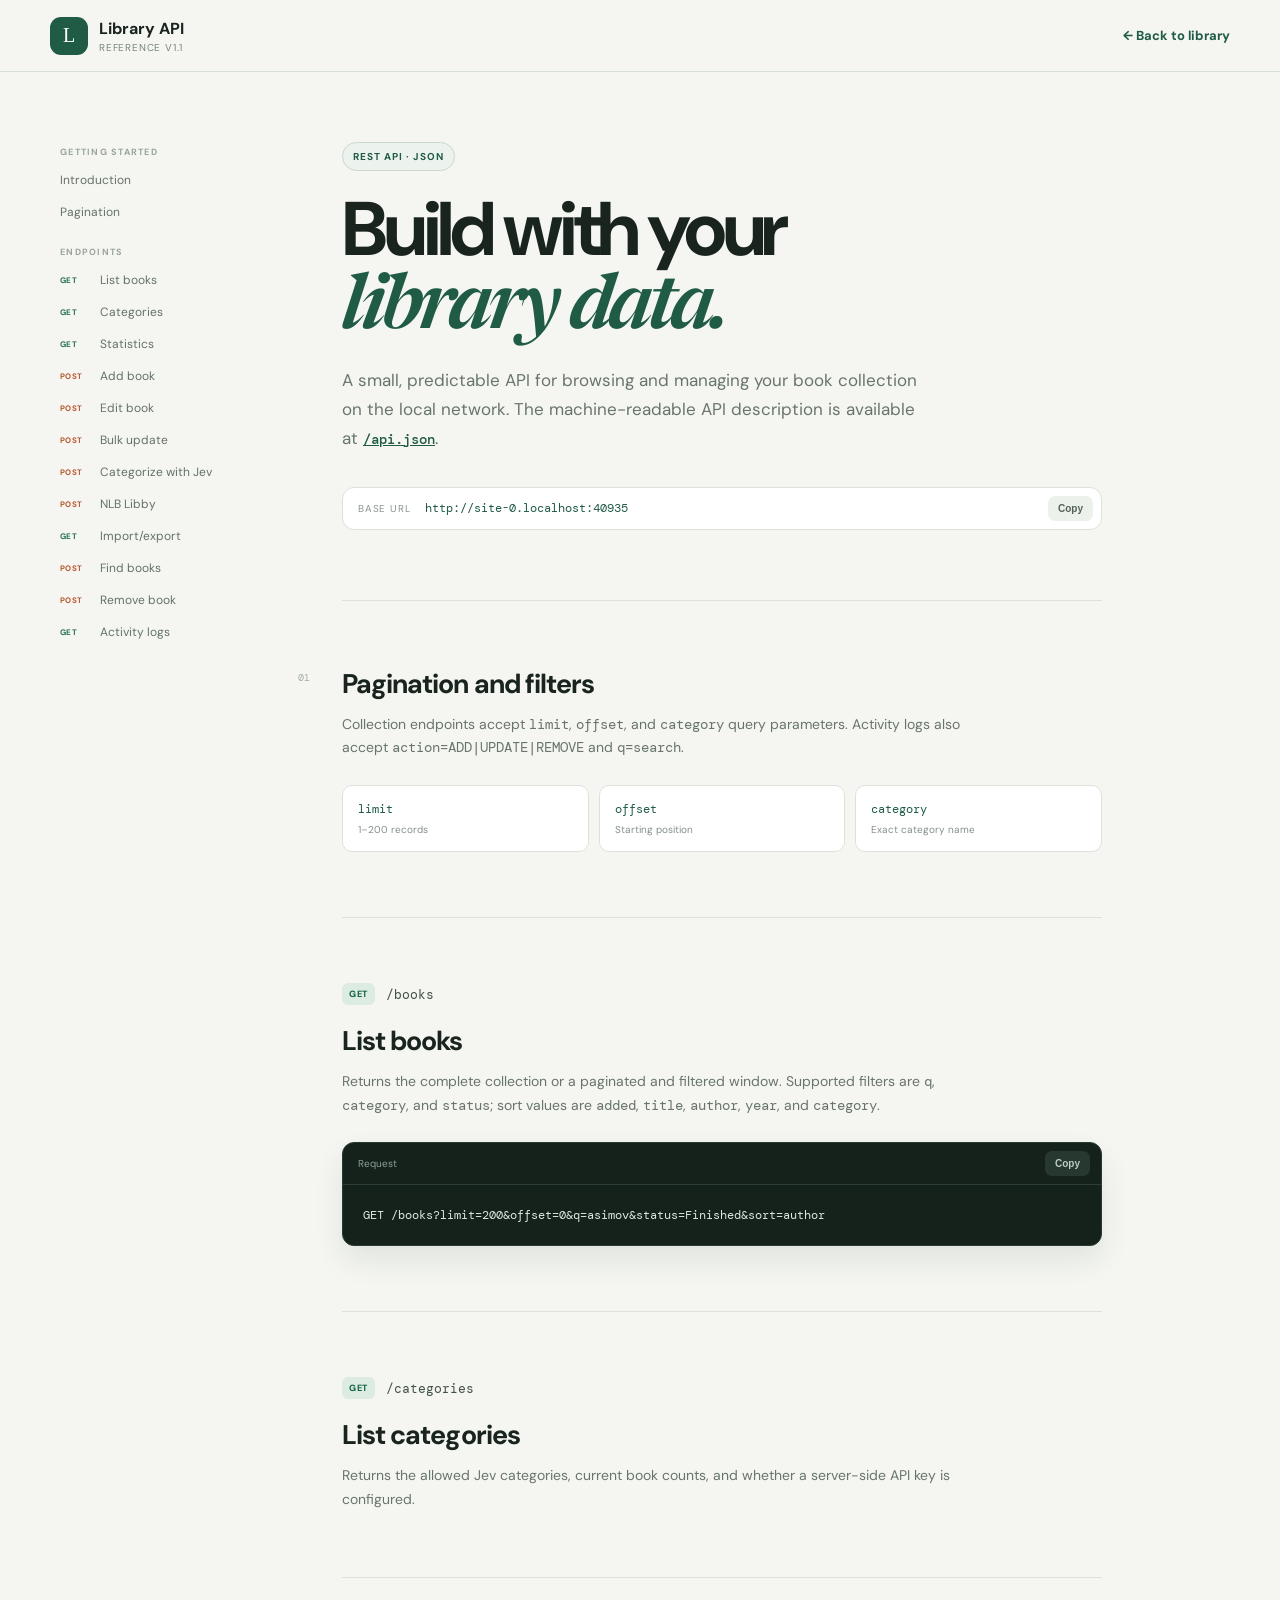
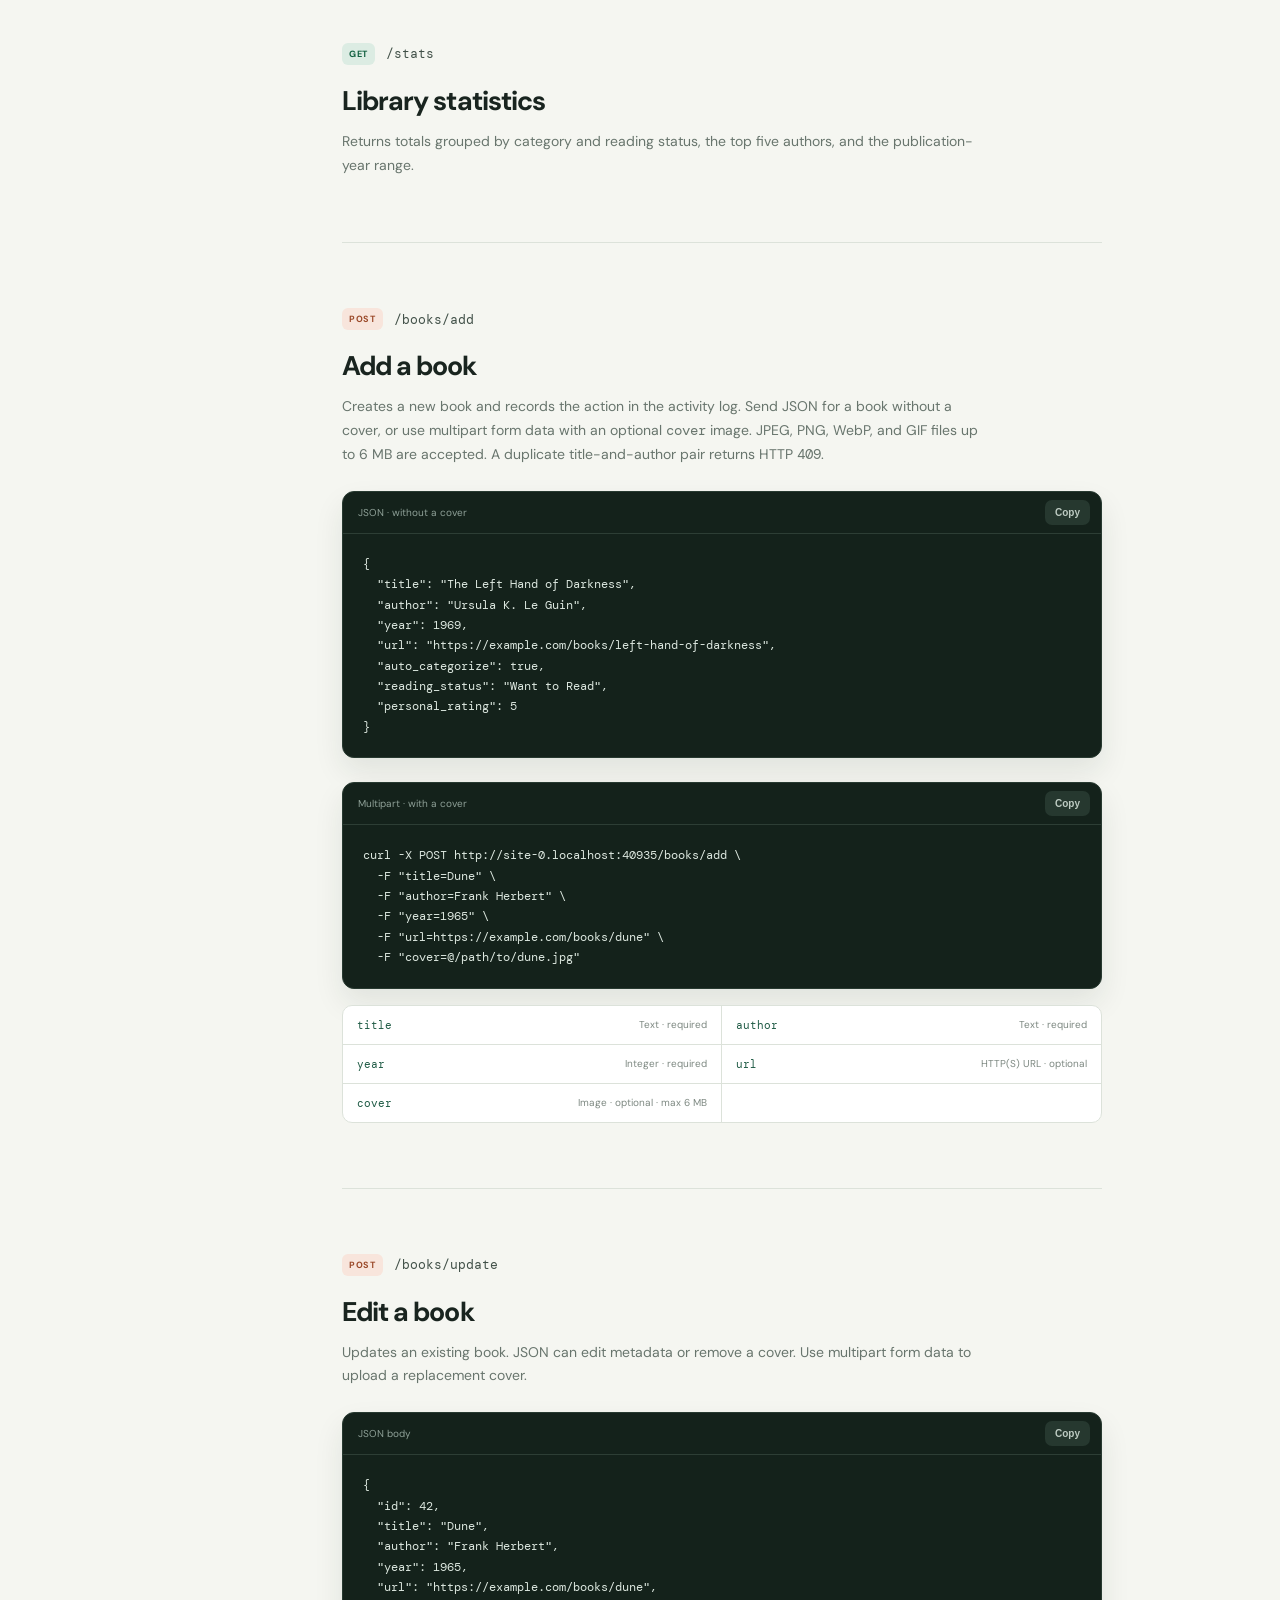
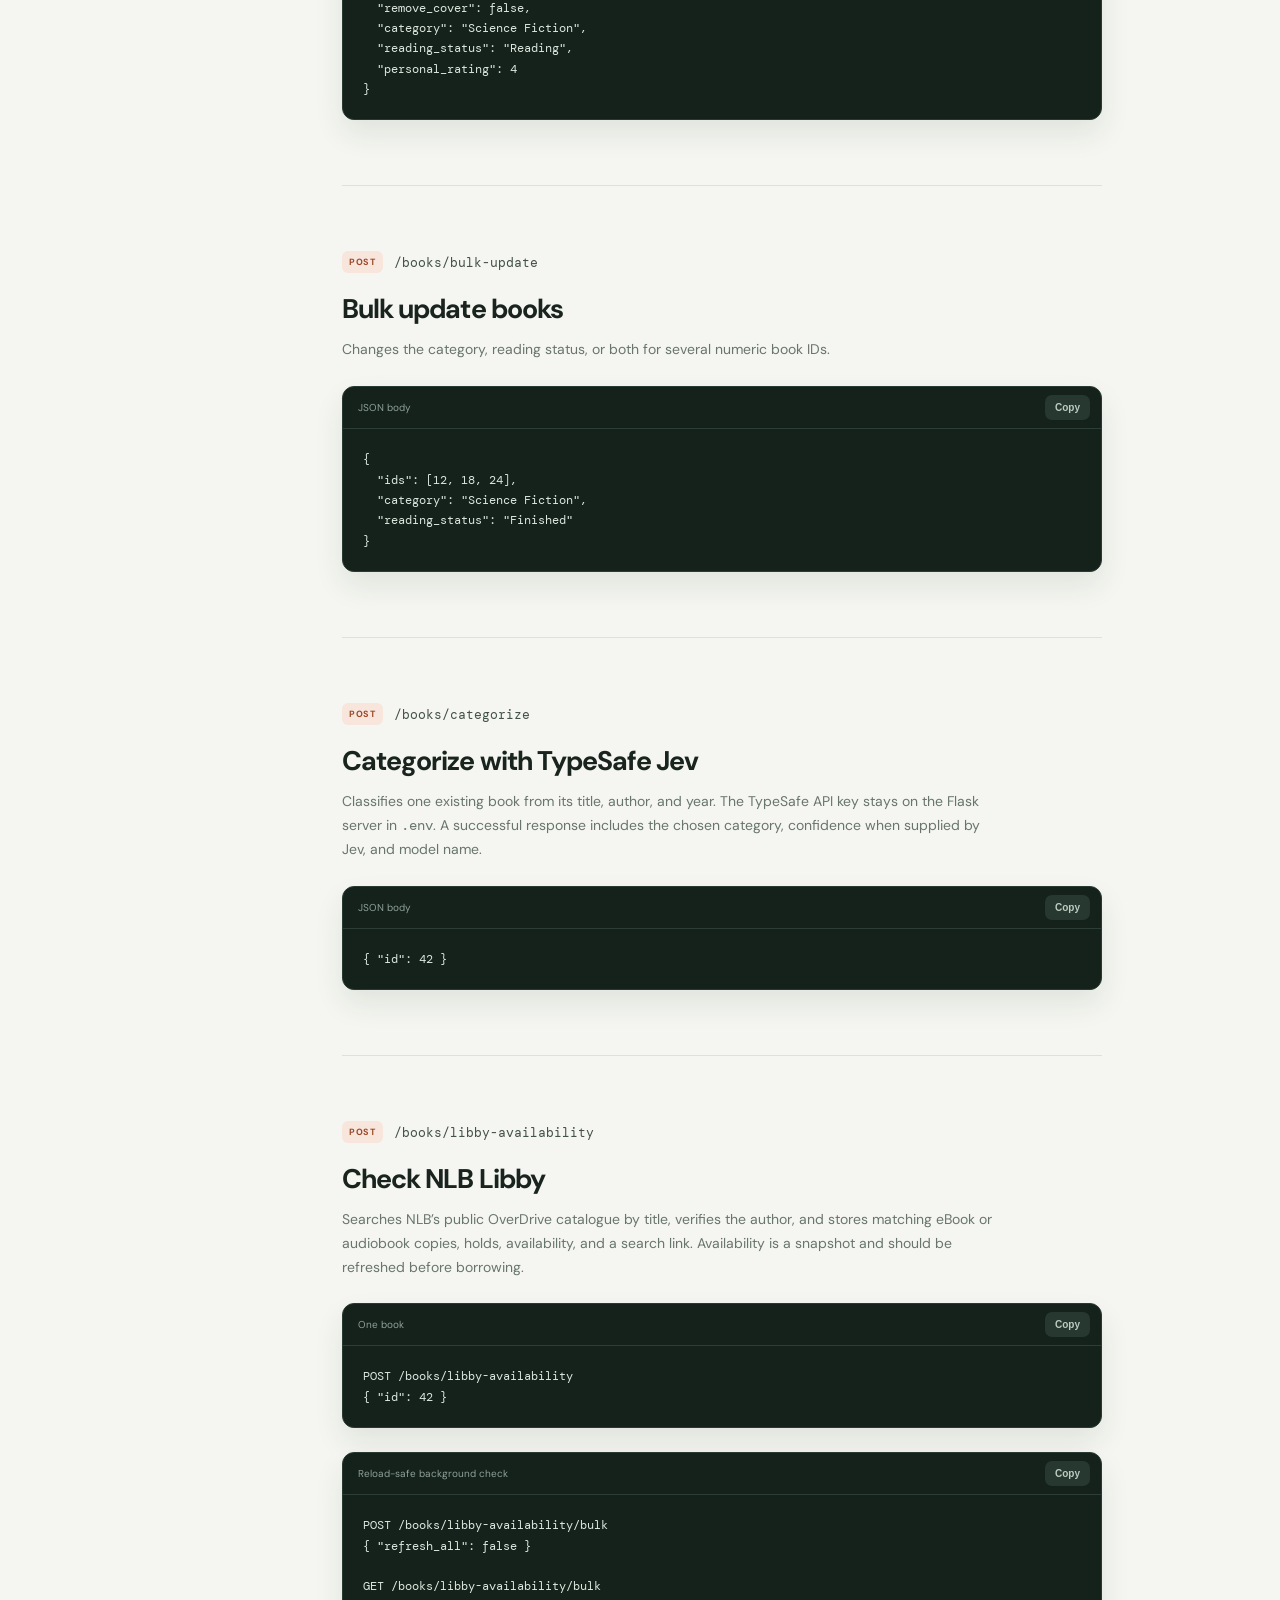
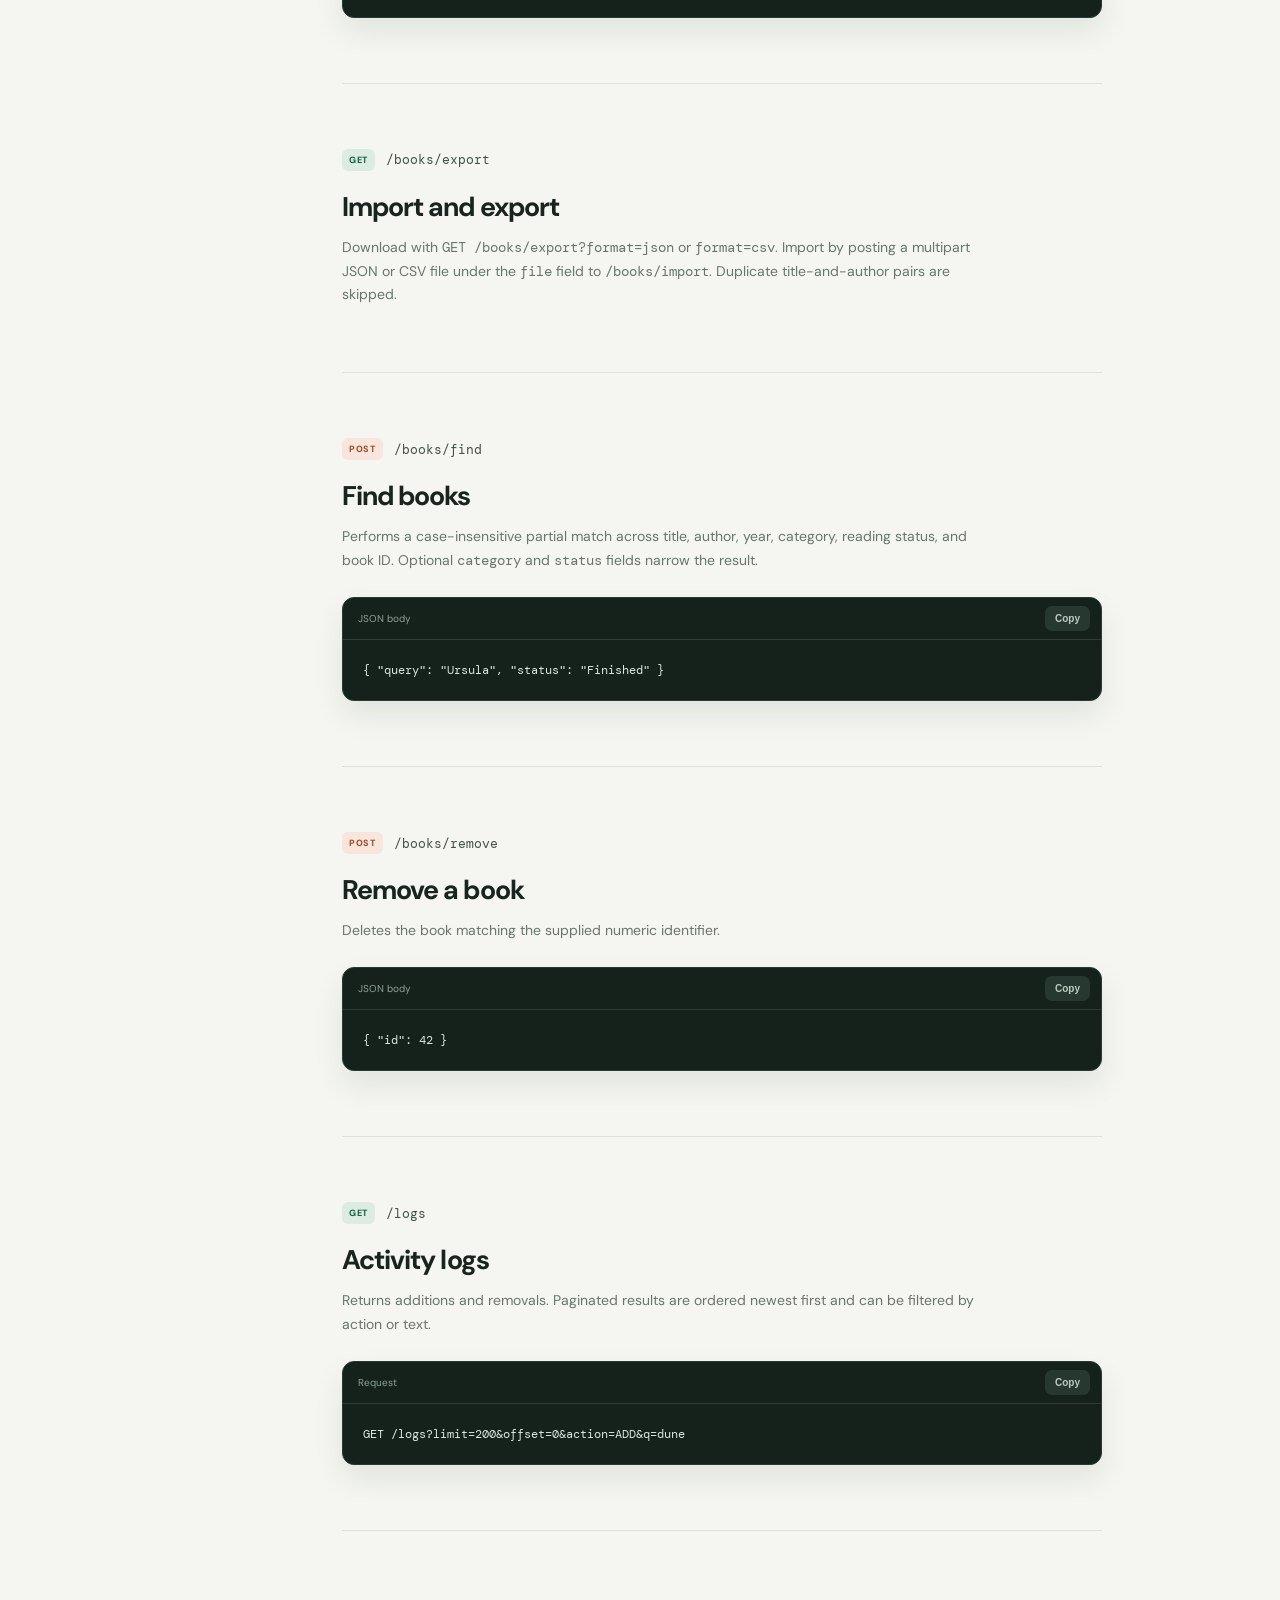
<file: templates/api.html>
<!DOCTYPE html>
<html lang="en">
<head>
  <meta charset="UTF-8"><meta name="viewport" content="width=device-width, initial-scale=1.0">
  <title>Library API Reference</title><link rel="stylesheet" href="/static/api.css">
</head>
<body>
<header class="api-nav"><a class="brand" href="/"><span class="brand-mark">L</span><span><strong>Library API</strong><small>Reference v1.1</small></span></a><a class="back" href="/">← Back to library</a></header>
<main>
  <aside><span class="aside-label">Getting started</span><a href="#introduction">Introduction</a><a href="#pagination">Pagination</a><span class="aside-label">Endpoints</span><a href="#list-books"><b class="get">GET</b> List books</a><a href="#categories"><b class="get">GET</b> Categories</a><a href="#stats"><b class="get">GET</b> Statistics</a><a href="#add-book"><b class="post">POST</b> Add book</a><a href="#update-book"><b class="post">POST</b> Edit book</a><a href="#bulk-update"><b class="post">POST</b> Bulk update</a><a href="#categorize-book"><b class="post">POST</b> Categorize with Jev</a><a href="#libby"><b class="post">POST</b> NLB Libby</a><a href="#transfer"><b class="get">GET</b> Import/export</a><a href="#find-books"><b class="post">POST</b> Find books</a><a href="#remove-book"><b class="post">POST</b> Remove book</a><a href="#logs"><b class="get">GET</b> Activity logs</a></aside>
  <article>
    <section class="intro" id="introduction"><span class="pill">REST API · JSON</span><h1>Build with your<br><em>library data.</em></h1><p>A small, predictable API for browsing and managing your book collection on the local network. The machine-readable API description is available at <a href="/api.json">/api.json</a>.</p><div class="base-url"><span>Base URL</span><code id="baseUrl"></code><button data-copy="baseUrl">Copy</button></div></section>
    <section id="pagination"><span class="section-number">01</span><h2>Pagination and filters</h2><p>Collection endpoints accept <code>limit</code>, <code>offset</code>, and <code>category</code> query parameters. Activity logs also accept <code>action=ADD|UPDATE|REMOVE</code> and <code>q=search</code>.</p><div class="parameter-grid"><div><code>limit</code><span>1–200 records</span></div><div><code>offset</code><span>Starting position</span></div><div><code>category</code><span>Exact category name</span></div></div></section>
    <section id="list-books" class="endpoint"><div class="endpoint-title"><span class="method get">GET</span><code>/books</code></div><h2>List books</h2><p>Returns the complete collection or a paginated and filtered window. Supported filters are <code>q</code>, <code>category</code>, and <code>status</code>; sort values are <code>added</code>, <code>title</code>, <code>author</code>, <code>year</code>, and <code>category</code>.</p><div class="code-block"><div><span>Request</span><button data-copy="getBooks">Copy</button></div><pre id="getBooks">GET /books?limit=200&amp;offset=0&amp;q=asimov&amp;status=Finished&amp;sort=author</pre></div></section>
    <section id="categories" class="endpoint"><div class="endpoint-title"><span class="method get">GET</span><code>/categories</code></div><h2>List categories</h2><p>Returns the allowed Jev categories, current book counts, and whether a server-side API key is configured.</p></section>
    <section id="stats" class="endpoint"><div class="endpoint-title"><span class="method get">GET</span><code>/stats</code></div><h2>Library statistics</h2><p>Returns totals grouped by category and reading status, the top five authors, and the publication-year range.</p></section>
    <section id="add-book" class="endpoint"><div class="endpoint-title"><span class="method post">POST</span><code>/books/add</code></div><h2>Add a book</h2><p>Creates a new book and records the action in the activity log. Send JSON for a book without a cover, or use multipart form data with an optional <code>cover</code> image. JPEG, PNG, WebP, and GIF files up to 6 MB are accepted. A duplicate title-and-author pair returns HTTP <code>409</code>.</p><div class="code-block"><div><span>JSON · without a cover</span><button data-copy="addBody">Copy</button></div><pre id="addBody">{
  "title": "The Left Hand of Darkness",
  "author": "Ursula K. Le Guin",
  "year": 1969,
  "url": "https://example.com/books/left-hand-of-darkness",
  "auto_categorize": true,
  "reading_status": "Want to Read",
  "personal_rating": 5
}</pre></div><div class="code-block"><div><span>Multipart · with a cover</span><button data-copy="addCover">Copy</button></div><pre id="addCover">curl -X POST <span class="api-origin"></span>/books/add \
  -F "title=Dune" \
  -F "author=Frank Herbert" \
  -F "year=1965" \
  -F "url=https://example.com/books/dune" \
  -F "cover=@/path/to/dune.jpg"</pre></div><div class="field-table"><div><code>title</code><span>Text · required</span></div><div><code>author</code><span>Text · required</span></div><div><code>year</code><span>Integer · required</span></div><div><code>url</code><span>HTTP(S) URL · optional</span></div><div><code>cover</code><span>Image · optional · max 6 MB</span></div></div></section>
    <section id="update-book" class="endpoint"><div class="endpoint-title"><span class="method post">POST</span><code>/books/update</code></div><h2>Edit a book</h2><p>Updates an existing book. JSON can edit metadata or remove a cover. Use multipart form data to upload a replacement cover.</p><div class="code-block"><div><span>JSON body</span><button data-copy="updateBody">Copy</button></div><pre id="updateBody">{
  "id": 42,
  "title": "Dune",
  "author": "Frank Herbert",
  "year": 1965,
  "url": "https://example.com/books/dune",
  "remove_cover": false,
  "category": "Science Fiction",
  "reading_status": "Reading",
  "personal_rating": 4
}</pre></div></section>
    <section id="bulk-update" class="endpoint"><div class="endpoint-title"><span class="method post">POST</span><code>/books/bulk-update</code></div><h2>Bulk update books</h2><p>Changes the category, reading status, or both for several numeric book IDs.</p><div class="code-block"><div><span>JSON body</span><button data-copy="bulkBody">Copy</button></div><pre id="bulkBody">{
  "ids": [12, 18, 24],
  "category": "Science Fiction",
  "reading_status": "Finished"
}</pre></div></section>
    <section id="categorize-book" class="endpoint"><div class="endpoint-title"><span class="method post">POST</span><code>/books/categorize</code></div><h2>Categorize with TypeSafe Jev</h2><p>Classifies one existing book from its title, author, and year. The TypeSafe API key stays on the Flask server in <code>.env</code>. A successful response includes the chosen category, confidence when supplied by Jev, and model name.</p><div class="code-block"><div><span>JSON body</span><button data-copy="categorizeBody">Copy</button></div><pre id="categorizeBody">{ "id": 42 }</pre></div></section>
    <section id="libby" class="endpoint"><div class="endpoint-title"><span class="method post">POST</span><code>/books/libby-availability</code></div><h2>Check NLB Libby</h2><p>Searches NLB’s public OverDrive catalogue by title, verifies the author, and stores matching eBook or audiobook copies, holds, availability, and a search link. Availability is a snapshot and should be refreshed before borrowing.</p><div class="code-block"><div><span>One book</span><button data-copy="libbyBody">Copy</button></div><pre id="libbyBody">POST /books/libby-availability
{ "id": 42 }</pre></div><div class="code-block"><div><span>Reload-safe background check</span><button data-copy="libbyBulk">Copy</button></div><pre id="libbyBulk">POST /books/libby-availability/bulk
{ "refresh_all": false }

GET /books/libby-availability/bulk</pre></div></section>
    <section id="transfer" class="endpoint"><div class="endpoint-title"><span class="method get">GET</span><code>/books/export</code></div><h2>Import and export</h2><p>Download with <code>GET /books/export?format=json</code> or <code>format=csv</code>. Import by posting a multipart JSON or CSV file under the <code>file</code> field to <code>/books/import</code>. Duplicate title-and-author pairs are skipped.</p></section>
    <section id="find-books" class="endpoint"><div class="endpoint-title"><span class="method post">POST</span><code>/books/find</code></div><h2>Find books</h2><p>Performs a case-insensitive partial match across title, author, year, category, reading status, and book ID. Optional <code>category</code> and <code>status</code> fields narrow the result.</p><div class="code-block"><div><span>JSON body</span><button data-copy="findBody">Copy</button></div><pre id="findBody">{ "query": "Ursula", "status": "Finished" }</pre></div></section>
    <section id="remove-book" class="endpoint"><div class="endpoint-title"><span class="method post">POST</span><code>/books/remove</code></div><h2>Remove a book</h2><p>Deletes the book matching the supplied numeric identifier.</p><div class="code-block"><div><span>JSON body</span><button data-copy="removeBody">Copy</button></div><pre id="removeBody">{ "id": 42 }</pre></div></section>
    <section id="logs" class="endpoint"><div class="endpoint-title"><span class="method get">GET</span><code>/logs</code></div><h2>Activity logs</h2><p>Returns additions and removals. Paginated results are ordered newest first and can be filtered by action or text.</p><div class="code-block"><div><span>Request</span><button data-copy="getLogs">Copy</button></div><pre id="getLogs">GET /logs?limit=200&amp;offset=0&amp;action=ADD&amp;q=dune</pre></div></section>
  </article>
</main>
<script>
document.getElementById('baseUrl').textContent = window.location.origin;
document.querySelectorAll('.api-origin').forEach(element => {
  element.textContent = window.location.origin;
});
document.querySelectorAll('[data-copy]').forEach(button => button.addEventListener('click', async () => {
  await navigator.clipboard.writeText(document.getElementById(button.dataset.copy).textContent);
  const old = button.textContent; button.textContent = 'Copied'; setTimeout(() => button.textContent = old, 1200);
}));
</script>
</body></html>
</file>
<file: static/api.css>
@import url('https://fonts.googleapis.com/css2?family=DM+Mono:wght@400;500&family=DM+Sans:wght@400;500;600;700&family=Newsreader:ital,opsz,wght@1,6..72,600&display=swap');
:root{font-family:"DM Sans",sans-serif;color:#19241f;background:#f5f6f1;--green:#1f5b45;--orange:#e96f3d;--line:#dce2da}*{box-sizing:border-box}html{scroll-behavior:smooth}body{margin:0}code,pre{font-family:"DM Mono",monospace}.api-nav{position:sticky;z-index:10;top:0;display:flex;align-items:center;justify-content:space-between;height:72px;padding:0 max(24px,calc((100vw - 1180px)/2));border-bottom:1px solid rgba(31,91,69,.14);background:rgba(245,246,241,.9);backdrop-filter:blur(14px)}
.brand{display:flex;align-items:center;gap:11px;color:inherit;text-decoration:none}.brand-mark{display:grid;place-items:center;width:38px;height:38px;border-radius:11px;color:#fff;background:var(--green);font-family:Georgia,serif;font-size:20px}.brand strong,.brand small{display:block}.brand small{margin-top:2px;color:#77847c;font-size:10px;text-transform:uppercase;letter-spacing:.08em}.back{color:var(--green);font-size:13px;font-weight:700;text-decoration:none}main{display:grid;grid-template-columns:220px minmax(0,760px);gap:72px;width:min(100% - 48px,1180px);margin:0 auto}
aside{position:sticky;top:102px;align-self:start;display:flex;flex-direction:column;padding-top:44px}aside a{display:flex;align-items:center;gap:9px;padding:8px 10px;border-radius:8px;color:#647169;font-size:12px;text-decoration:none}aside a:hover{color:var(--green);background:#e9eee8}.aside-label{margin:18px 10px 6px;color:#9aa39d;font-size:9px;font-weight:700;letter-spacing:.14em;text-transform:uppercase}.aside-label:first-child{margin-top:0}aside b{width:31px;font-size:8px;letter-spacing:.04em}.get{color:#267054}.post{color:#b95730}article{padding:70px 0 100px}
.intro{padding-bottom:70px;border-bottom:1px solid var(--line)}.pill{display:inline-block;padding:7px 10px;border:1px solid #cad8cd;border-radius:99px;color:var(--green);background:#ecf2ed;font-size:10px;font-weight:700;letter-spacing:.1em}.intro h1{margin:23px 0 19px;font-size:clamp(48px,7vw,76px);line-height:.96;letter-spacing:-.055em}.intro h1 em{color:var(--green);font-family:"Newsreader",serif;font-weight:600}.intro>p{max-width:590px;color:#68756d;font-size:17px;line-height:1.7}.intro>p a{color:var(--green);font-family:"DM Mono",monospace;font-size:.8em;font-weight:500}.base-url{display:flex;align-items:center;margin-top:34px;padding:8px 8px 8px 15px;border:1px solid var(--line);border-radius:12px;background:#fff}.base-url span{margin-right:15px;color:#89938d;font-size:10px;text-transform:uppercase;letter-spacing:.08em}.base-url code{flex:1;color:var(--green);font-size:12px}.base-url button,.code-block button{border:0;border-radius:7px;color:#526159;background:#edf1ec;padding:7px 10px;cursor:pointer;font-size:10px;font-weight:700}
article>section{scroll-margin-top:88px}article>section:not(.intro){position:relative;padding:65px 0;border-bottom:1px solid var(--line)}.section-number{position:absolute;left:-44px;top:70px;color:#a4ada7;font-family:"DM Mono";font-size:10px}h2{margin:0 0 12px;font-size:27px;letter-spacing:-.035em}section>p{max-width:650px;margin:0;color:#68756d;font-size:14px;line-height:1.7}.parameter-grid{display:grid;grid-template-columns:repeat(3,1fr);gap:10px;margin-top:25px}.parameter-grid>div{padding:15px;border:1px solid var(--line);border-radius:10px;background:#fff}.parameter-grid code,.parameter-grid span{display:block}.parameter-grid code{color:var(--green);font-size:12px}.parameter-grid span{margin-top:6px;color:#849088;font-size:10px}
.endpoint-title{display:flex;align-items:center;gap:11px;margin-bottom:18px}.method{display:inline-block;padding:5px 7px;border-radius:6px;font-size:9px;font-weight:700;letter-spacing:.08em}.method.get{color:#126141;background:#dcece3}.method.post{color:#9a4828;background:#f8e5dc}.endpoint-title>code{color:#425149;font-size:13px}.code-block{margin-top:24px;overflow:hidden;border:1px solid #283a31;border-radius:12px;background:#14221b;box-shadow:0 14px 30px rgba(25,42,33,.09)}.code-block>div{display:flex;align-items:center;justify-content:space-between;padding:8px 11px 8px 15px;border-bottom:1px solid #2d3e35;color:#8fa198;font-size:10px}.code-block button{color:#bdcbc2;background:#26382f}.code-block pre{margin:0;padding:20px;color:#dce7df;font-size:12px;line-height:1.7;white-space:pre-wrap}
.field-table{display:grid;grid-template-columns:1fr 1fr;margin-top:16px;overflow:hidden;border:1px solid var(--line);border-radius:10px;background:#fff}.field-table>div{display:flex;justify-content:space-between;gap:12px;padding:12px 14px;border-bottom:1px solid var(--line)}.field-table>div:nth-child(odd){border-right:1px solid var(--line)}.field-table>div:last-child{border-bottom:0}.field-table code{color:var(--green);font-size:11px}.field-table span{color:#7d8881;font-size:10px;text-align:right}
@media(max-width:800px){.api-nav{padding:0 16px}.back{font-size:0}.back::after{content:'← Library';font-size:12px}main{display:block;width:min(100% - 32px,760px)}aside{display:none}article{padding-top:45px}.section-number{display:none}.parameter-grid,.field-table{grid-template-columns:1fr}.field-table>div,.field-table>div:nth-child(odd){border-right:0;border-bottom:1px solid var(--line)}.field-table>div:last-child{border-bottom:0}.intro h1{font-size:50px}.base-url span{display:none}}
</file>
